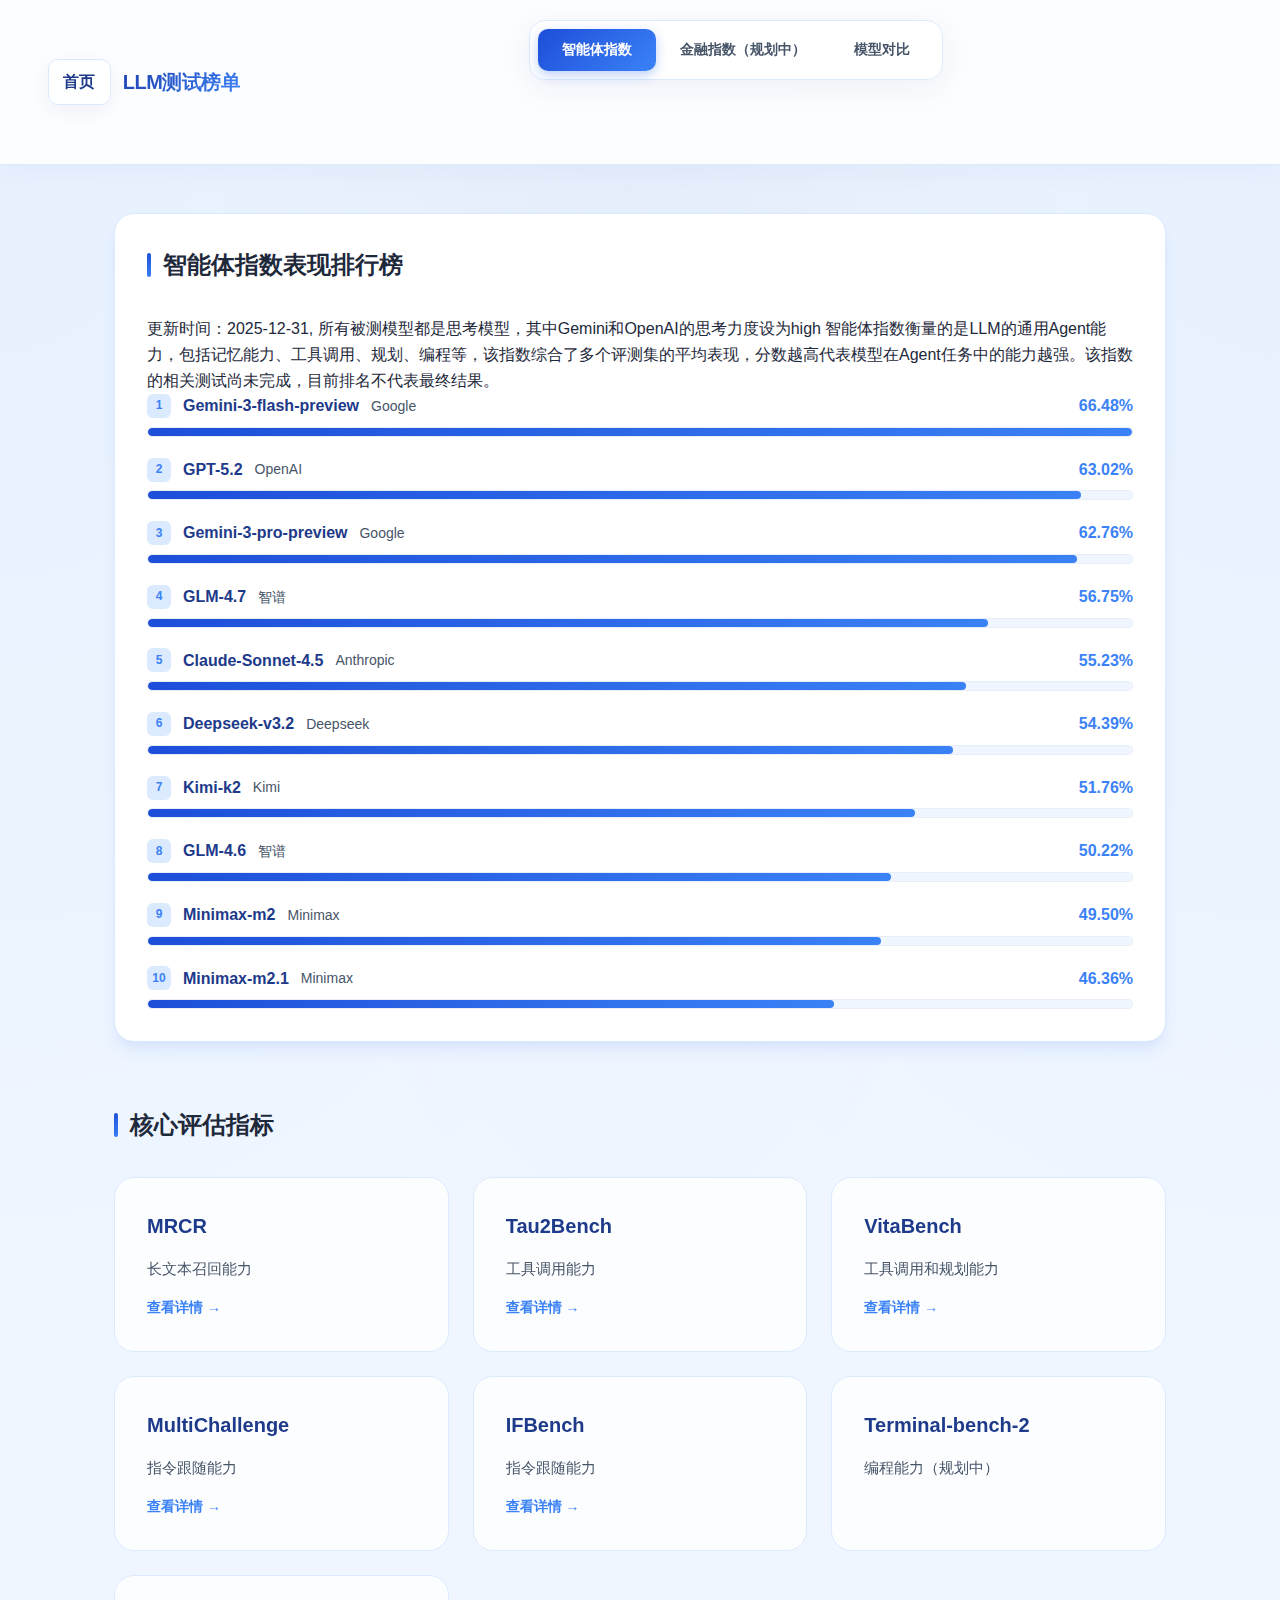
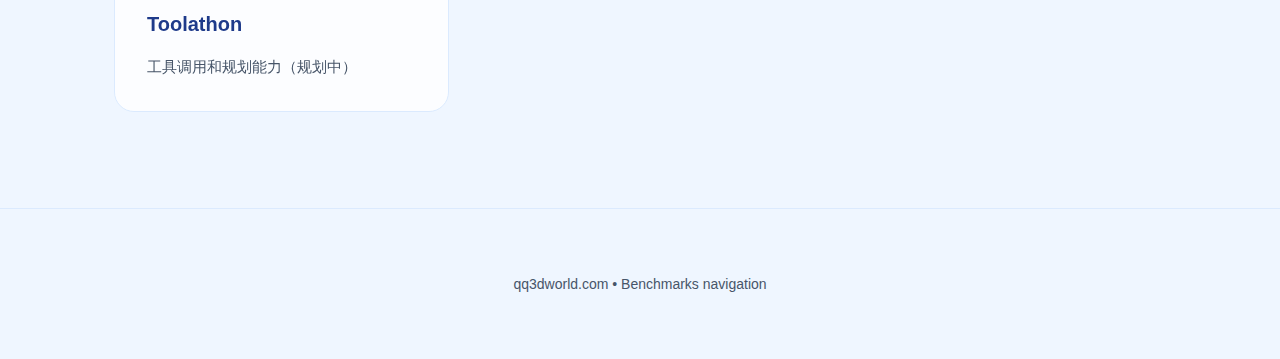
<file: index.html>
<!DOCTYPE html>
<html lang="en">
<head>
  <meta charset="UTF-8">
  <meta name="viewport" content="width=device-width, initial-scale=1.0">
  <title>LLM Benchmarks - qq3dworld.com</title>
  <link rel="stylesheet" href="./styles.css">
</head>
<body>
  <header>
    <div class="header-left">
      <a class="home-link" href="./index.html">首页</a>
      <h1>LLM测试榜单</h1>
    </div>
    <div class="tabs-container">
      <button class="tab-btn active" onclick="showTab('agentic')">智能体指数</button>
      <button class="tab-btn" onclick="showTab('finance')">金融指数（规划中）</button>
      <button class="tab-btn" onclick="showTab('comparison')">模型对比</button>
    </div>
  </header>
  <main>
    <!-- Agentic Index Tab -->
    <div id="agentic" class="tab-content active">
      <div class="leaderboard-card">
        <h3 class="section-title">智能体指数表现排行榜</h3>
        <div class="section-meta">
          <span class="meta-updated">更新时间：2025-12-31, 所有被测模型都是思考模型，其中Gemini和OpenAI的思考力度设为high</span>
          <span class="meta-desc">智能体指数衡量的是LLM的通用Agent能力，包括记忆能力、工具调用、规划、编程等，该指数综合了多个评测集的平均表现，分数越高代表模型在Agent任务中的能力越强。该指数的相关测试尚未完成，目前排名不代表最终结果。</span>
        </div>
        <div class="bars" id="agentic-bars"></div>
      </div>

      <h3 class="section-title">核心评估指标</h3>
      <div class="grid">
        <div class="tile">
          <strong>MRCR</strong>
          <span>长文本召回能力</span>
          <a href="./mrcr.html">查看详情 →</a>
        </div>
        <div class="tile">
          <strong>Tau2Bench</strong>
          <span>工具调用能力</span>
          <a href="./tau2bench.html">查看详情 →</a>
        </div>
        <div class="tile">
          <strong>VitaBench</strong>
          <span>工具调用和规划能力</span>
          <a href="./vitabench.html">查看详情 →</a>
        </div>
        <div class="tile">
          <strong>MultiChallenge</strong>
          <span>指令跟随能力</span>
          <a href="./multichallenge.html">查看详情 →</a>
        </div>
        <div class="tile">
          <strong>IFBench</strong>
          <span>指令跟随能力</span>
          <a href="./ifbench.html">查看详情 →</a>
        </div>
        <div class="tile">
          <strong>Terminal-bench-2</strong>
          <span>编程能力（规划中）</span>
        </div>
        <div class="tile">
          <strong>Toolathon</strong>
          <span>工具调用和规划能力（规划中）</span>
        </div>
      </div>
    </div>

    <!-- Comparison Tab -->
    <div id="comparison" class="tab-content">
      <div class="leaderboard-card">
        <h3 class="section-title">模型与评测集对比</h3>
        
        <div class="comparison-controls">
          <div class="control-group">
            <h4>选择模型</h4>
            <div class="custom-select" id="model-select-container">
              <div class="select-trigger" onclick="toggleDropdown(event, 'model-dropdown')">
                <div class="selected-tags" id="model-tags"></div>
                <span class="placeholder">点击搜索并选择模型...</span>
              </div>
              <div class="select-dropdown" id="model-dropdown">
                <input type="text" class="search-input" placeholder="搜索模型..." oninput="filterOptions('model', this.value)" onclick="event.stopPropagation()">
                <div id="model-options" class="options-list"></div>
              </div>
            </div>
          </div>
          <div class="control-group">
            <h4>选择评测集</h4>
            <div class="custom-select" id="benchmark-select-container">
              <div class="select-trigger" onclick="toggleDropdown(event, 'benchmark-dropdown')">
                <div class="selected-tags" id="benchmark-tags"></div>
                <span class="placeholder">点击搜索并选择评测集...</span>
              </div>
              <div class="select-dropdown" id="benchmark-dropdown">
                <input type="text" class="search-input" placeholder="搜索评测集..." oninput="filterOptions('benchmark', this.value)" onclick="event.stopPropagation()">
                <div id="benchmark-options" class="options-list"></div>
              </div>
            </div>
          </div>
        </div>

        <div class="comparison-table-container">
          <table id="comparison-table">
            <thead>
              <tr id="table-header">
                <!-- Headers will be injected here -->
              </tr>
            </thead>
            <tbody id="table-body">
              <!-- Body will be injected here -->
            </tbody>
          </table>
        </div>
      </div>
    </div>

    <!-- Finance Index Tab -->
    <div id="finance" class="tab-content">
      <div class="coming-soon-container">
        <h3>金融指数</h3>
        <p>面向金融领域的专业评估指标正在开发中。</p>
      </div>
    </div>

    <!-- E-commerce Index Tab -->
    <div id="ecommerce" class="tab-content">
      <div class="coming-soon-container">
        <h3>电商指数</h3>
        <p>面向电商场景的智能体评估指标正在开发中。</p>
      </div>
    </div>
  </main>
  <footer>
    <span>qq3dworld.com • Benchmarks navigation</span>
  </footer>

  <script src="./data.js"></script>
  <script>
    function showTab(tabId) {
      // Update buttons
      document.querySelectorAll('.tab-btn').forEach(btn => {
        btn.classList.toggle('active', btn.getAttribute('onclick').includes(tabId));
      });
      // Update content
      document.querySelectorAll('.tab-content').forEach(content => {
        content.classList.toggle('active', content.id === tabId);
      });
    }

    document.addEventListener('DOMContentLoaded', () => {
      renderAgenticBars("agentic-bars");
      initComparison();
    });

    // Comparison Logic
    const selectedModels = new Set();
    const selectedBenchmarks = new Set();
    const MAX_SELECTION = 20;

    function initComparison() {
      models.slice(0, MAX_SELECTION).forEach(m => selectedModels.add(m.name));
      benchmarks.slice(0, MAX_SELECTION).forEach(b => selectedBenchmarks.add(b));

      renderSelectors();
      renderComparisonTable();

      // Close dropdowns when clicking outside
      document.addEventListener('click', (e) => {
        if (!e.target.closest('.custom-select')) {
          document.querySelectorAll('.select-dropdown').forEach(d => d.classList.remove('show'));
        }
      });
    }

    function toggleDropdown(event, id) {
      event.stopPropagation();
      const dropdown = document.getElementById(id);
      const isShow = dropdown.classList.contains('show');
      
      // Close all other dropdowns
      document.querySelectorAll('.select-dropdown').forEach(d => d.classList.remove('show'));
      
      if (!isShow) {
        dropdown.classList.add('show');
        dropdown.querySelector('.search-input').focus();
      }
    }

    function filterOptions(type, query) {
      renderOptions(type, query);
    }

    function renderSelectors() {
      renderTags('model');
      renderTags('benchmark');
      renderOptions('model');
      renderOptions('benchmark');
    }

    function renderTags(type) {
      const container = document.getElementById(`${type}-tags`);
      const placeholder = container.nextElementSibling;
      const set = type === 'model' ? selectedModels : selectedBenchmarks;
      
      if (set.size === 0) {
        container.innerHTML = '';
        placeholder.style.display = 'block';
        return;
      }

      placeholder.style.display = 'none';
      container.innerHTML = Array.from(set).map(value => `
        <span class="tag">
          ${value}
          <span class="remove-tag" onclick="event.stopPropagation(); toggleSelection('${type}', '${value}')">&times;</span>
        </span>
      `).join('');
    }

    function renderOptions(type, query = '') {
      const container = document.getElementById(`${type}-options`);
      const set = type === 'model' ? selectedModels : selectedBenchmarks;
      const data = type === 'model' ? models.map(m => m.name) : benchmarks;
      
      const filtered = data.filter(item => 
        item.toLowerCase().includes(query.toLowerCase())
      );

      container.innerHTML = filtered.map(item => `
        <div class="option-item ${set.has(item) ? 'selected' : ''}" 
             onclick="toggleSelection('${type}', '${item}')">
          ${item}
        </div>
      `).join('');

      if (filtered.length === 0) {
        container.innerHTML = '<div style="padding: 1rem; color: var(--text-muted); text-align: center;">无匹配结果</div>';
      }
    }

    function toggleSelection(type, value) {
      const set = type === 'model' ? selectedModels : selectedBenchmarks;
      
      if (set.has(value)) {
        set.delete(value);
      } else {
        if (set.size >= MAX_SELECTION) {
          alert(`最多只能选择 ${MAX_SELECTION} 项`);
          return;
        }
        set.add(value);
      }
      
      renderTags(type);
      renderOptions(type, document.querySelector(`#${type}-dropdown .search-input`).value);
      renderComparisonTable();
    }

    function renderComparisonTable() {
      const thead = document.getElementById('table-header');
      const tbody = document.getElementById('table-body');
      
      const activeModels = models.filter(m => selectedModels.has(m.name));
      const activeBenchmarks = benchmarks.filter(b => selectedBenchmarks.has(b));

      thead.innerHTML = `
        <th>模型</th>
        ${activeBenchmarks.map(b => `<th>${b}</th>`).join('')}
      `;

      if (activeModels.length === 0) {
        tbody.innerHTML = `<tr><td colspan="${activeBenchmarks.length + 1}" style="text-align:center; padding: 2rem;">请选择至少一个模型</td></tr>`;
        return;
      }

      tbody.innerHTML = activeModels.map(m => `
        <tr>
          <td>
            <strong>${m.name}</strong>
            <div style="font-size: 0.8em; color: var(--text-muted);">${m.provider}</div>
          </td>
          ${activeBenchmarks.map(b => {
             const score = m.scores[b];
             return `<td class="score-cell">${formatPercent(score)}</td>`;
          }).join('')}
        </tr>
      `).join('');
    }
  </script>
</body>
</html>
</file>
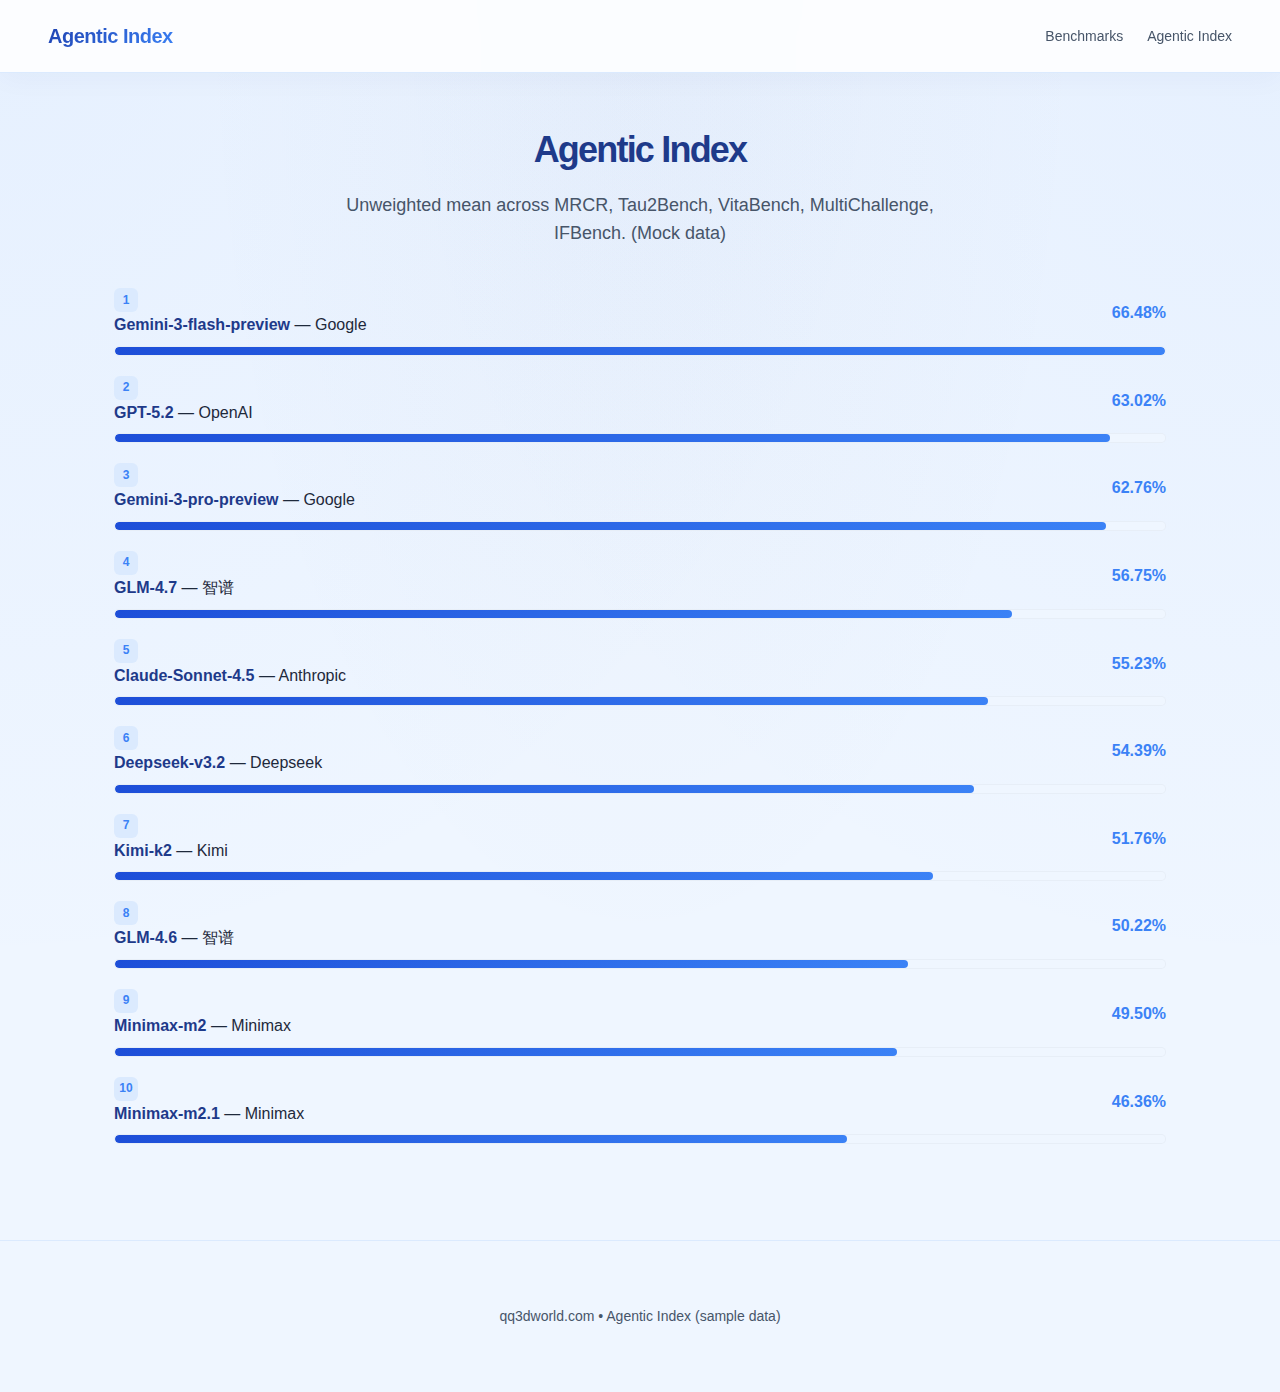
<file: agentic.html>
<!DOCTYPE html>
<html lang="en">
<head>
  <meta charset="UTF-8">
  <meta name="viewport" content="width=device-width, initial-scale=1.0">
  <title>Agentic Index - qq3dworld.com</title>
  <link rel="stylesheet" href="./styles.css">
</head>
<body>
  <header>
    <h1>Agentic Index</h1>
    <nav>
      <a href="./index.html">Benchmarks</a>
      <a href="./agentic.html">Agentic Index</a>
    </nav>
  </header>
  <main>
    <section class="card">
      <div class="intro">
        <h2>Agentic Index</h2>
        <p>Unweighted mean across MRCR, Tau2Bench, VitaBench, MultiChallenge, IFBench. (Mock data)</p>
      </div>
      <div class="bars" id="agentic-bars"></div>
    </section>
  </main>
  <footer>
    <span>qq3dworld.com • Agentic Index (sample data)</span>
  </footer>

  <script src="./data.js"></script>
  <script>
    const container = document.getElementById("agentic-bars");
    const averages = models.map(m => ({
      ...m,
      avg: benchmarks.reduce((sum, b) => sum + normalizeScore(m.scores[b]), 0) / benchmarks.length
    })).sort((a, b) => b.avg - a.avg);
    const maxAvg = Math.max(...averages.map(a => a.avg));

    averages.forEach((item, idx) => {
      const row = document.createElement("div");
      row.className = "bar-row";
      const width = maxAvg > 0 ? ((item.avg / maxAvg) * 100).toFixed(1) : 0;
      row.innerHTML = `
        <div class="bar-head">
          <span><span class="rank">${idx + 1}</span><span class="badge">${item.name}</span> — ${item.provider}</span>
          <span class="score">${formatPercent(item.avg)}</span>
        </div>
        <div class="bar-track">
          <div class="bar-fill" style="width:${width}%;"></div>
        </div>
      `;
      container.appendChild(row);
    });
  </script>
</body>
</html>
</file>
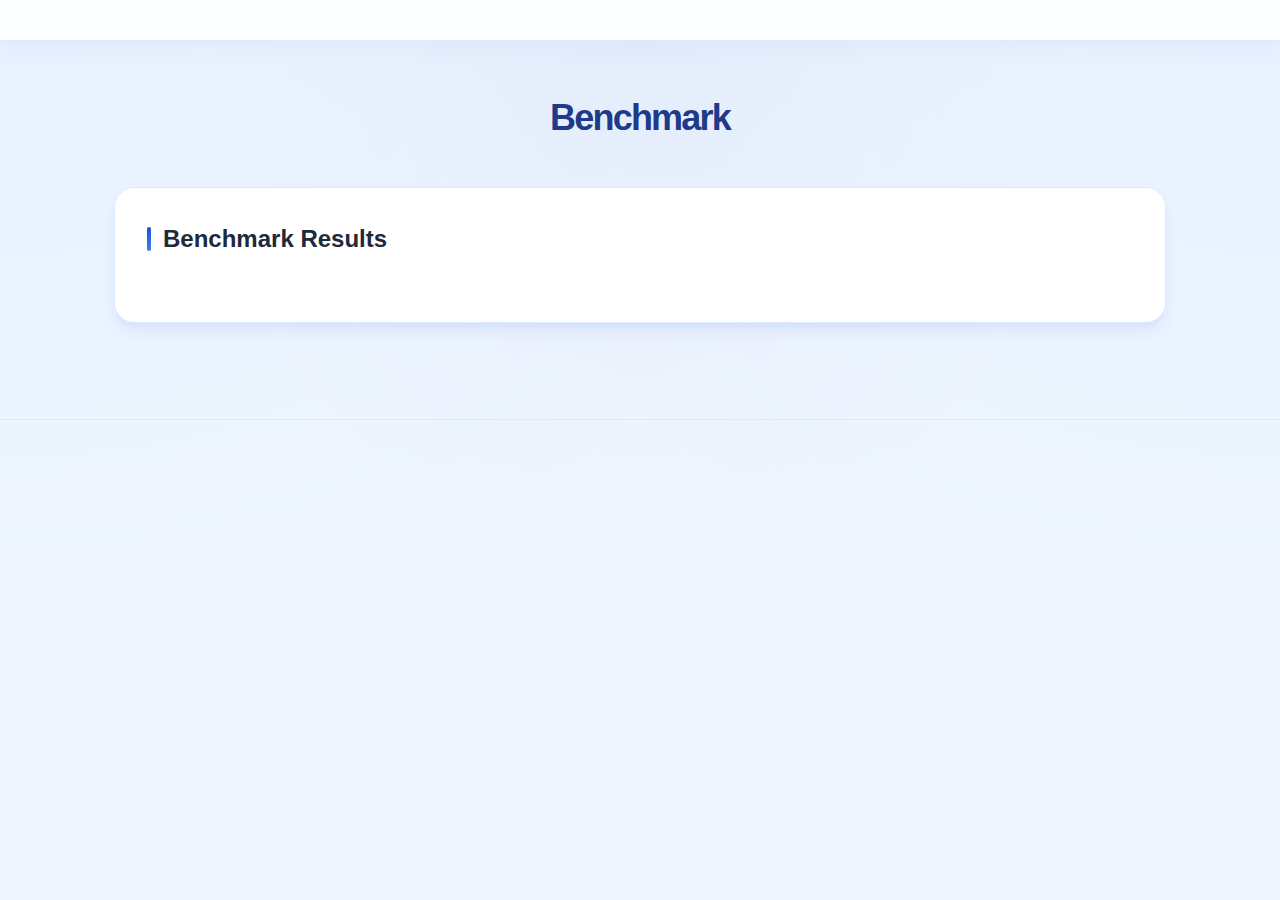
<file: benchmark.html>
<!DOCTYPE html>
<html lang="zh-CN">
<head>
  <meta charset="UTF-8">
  <meta name="viewport" content="width=device-width, initial-scale=1.0">
  <title>Benchmark - qq3dworld.com</title>
  <link rel="stylesheet" href="./styles.css">
</head>
<body>
  <header></header>
  <main>
    <div class="intro">
      <h2 id="benchmark-title">Benchmark</h2>
      <div class="header-buttons" id="benchmark-links"></div>
      <p id="benchmark-intro"></p>
    </div>

    <div class="leaderboard-card">
      <h3 class="section-title" id="benchmark-results-title">Benchmark Results</h3>
      <div class="bars" id="bars"></div>
    </div>
  </main>
  <footer></footer>

  <script src="./data.js"></script>
  <script src="./layout.js"></script>
  <script>
    const benchmarkPageMeta = {
      MRCR: {
        title: 'MRCR Benchmark',
        resultsTitle: 'Benchmark Results',
        intro: 'OpenAI MRCR将多个相似的“针”（比如关于不同动物的诗）插入到极长的对话历史中。模型不仅要找到信息，还必须区分信息的顺序。例如：“返回用户提到的第2个关于水豚的回复”。干扰项与目标信息来自同一分布，模型必须具备极高的注意力分配能力，在几十万甚至上百万token中保持记忆不产生偏移。',
        links: [
          { href: 'https://arxiv.org/pdf/2409.12640v2', label: '📄 Paper', className: 'header-btn arxiv-btn' },
          { href: 'https://huggingface.co/datasets/openai/mrcr', label: '🤗 Hugging Face', className: 'header-btn github-btn' }
        ]
      },
      Tau2Bench: {
        title: 'Tau2Bench Benchmark',
        resultsTitle: 'Benchmark Results',
        intro: '这是 Sierra 推出的 Tau-Bench 的进阶版。它模拟了真实世界的企业级场景（如电信、航空、零售）。LLM需要同时操作多个 API（如查询数据库、修改订单），并在用户意图模糊或发生变化时进行沟通和纠错，测试模型在复杂策略和逻辑链条下的工具调用能力。',
        links: [
          { href: 'https://arxiv.org/pdf/2506.07982', label: '📄 Paper', className: 'header-btn arxiv-btn' },
          { href: 'https://github.com/sierra-research/tau2-bench', label: '🐙 GitHub', className: 'header-btn github-btn' }
        ]
      },
      VitaBench: {
        title: 'VitaBench Benchmark',
        resultsTitle: 'Benchmark Results-综合任务子测试集',
        intro: '该测试集聚焦于外卖、餐饮、旅游真实生活场景，包含 66 个相互关联的工具。工具之间存在复杂的依赖关系，例如用户要求“定一个离我下午开会地点近的餐厅并预约打车”，这要求模型具备空间、时间推理以及多领域意图追踪能力。',
        links: [
          { href: 'https://arxiv.org/pdf/2509.26490', label: '📄 Paper', className: 'header-btn arxiv-btn' },
          { href: 'https://vitabench.github.io/', label: '🐙 GitHub', className: 'header-btn github-btn' }
        ]
      },
      MultiChallenge: {
        title: 'MultiChallenge Benchmark',
        resultsTitle: 'Benchmark Results',
        intro: '由 Scale AI 开发，旨在测试模型在长对话中整合隐晦用户信息的能力。能否根据用户连续的修改意见，准确更新之前的输出。',
        links: [
          { href: 'https://arxiv.org/pdf/2501.17399', label: '📄 Paper', className: 'header-btn arxiv-btn' },
          { href: 'https://github.com/ekwinox117/multi-challenge', label: '🐙 GitHub', className: 'header-btn github-btn' }
        ]
      },
      IFBench: {
        title: 'IFBench Benchmark',
        resultsTitle: 'Benchmark Results',
        intro: '这是针对 IFEval 容易“刷榜”而推出的更难的版本。它包含 58 个全新的、多样化的可验证约束。测试模型在处理从未见过的格式、字数控制、关键词排除等约束时的能力。不同于主观评分，IFbench侧重于可以用 Python 脚本自动检查的“硬指标”，反映了模型作为生产力工具时的可靠性。',
        links: [
          { href: 'https://arxiv.org/pdf/2507.02833', label: '📄 Paper', className: 'header-btn arxiv-btn' },
          { href: 'https://github.com/allenai/IFBench', label: '🐙 GitHub', className: 'header-btn github-btn' }
        ]
      },
      FACTS: {
        title: 'FACTS Benchmark',
        resultsTitle: 'Benchmark Results',
        intro: 'FACTS（Factual Accuracy and Trustworthiness Score）是由 Google DeepMind 和 Google Research 推出的一套旨在系统化评估大语言模型（LLM）事实准确性。FACTS 基准套件将“事实性”拆解为四个关键维度。我们选取了子集FACTS Parametric进行测试，考察模型在不联网的情况下，仅凭参数记忆回答事实性问题的能力',
        links: [
          { href: 'https://arxiv.org/pdf/2512.10791', label: '📄 Paper', className: 'header-btn arxiv-btn' },
          { href: 'https://www.kaggle.com/benchmarks/google/facts', label: '🐙 Kaggle', className: 'header-btn kaggle-btn' }
        ]
      }
    };

    function getQueryKey() {
      const params = new URLSearchParams(window.location.search);
      return (params.get('key') || '').trim();
    }

    function renderBenchmarkIntro(key) {
      const titleEl = document.getElementById('benchmark-title');
      const introEl = document.getElementById('benchmark-intro');
      const linksEl = document.getElementById('benchmark-links');
      const resultsTitleEl = document.getElementById('benchmark-results-title');

      const meta = benchmarkPageMeta[key];

      const fallbackTitle = key ? `${key} Benchmark` : 'Benchmark';
      document.title = `${key || 'Benchmark'} - qq3dworld.com`;

      if (titleEl) titleEl.textContent = meta?.title || fallbackTitle;
      if (resultsTitleEl) resultsTitleEl.textContent = meta?.resultsTitle || 'Benchmark Results';
      if (introEl) introEl.textContent = meta?.intro || (benchmarkDescriptions?.[key] ? benchmarkDescriptions[key] : '');

      if (linksEl) {
        const links = meta?.links || [];
        linksEl.innerHTML = links.map(l => `
          <a href="${l.href}" target="_blank" class="${l.className}">${l.label}</a>
        `).join('');
      }
    }

    document.addEventListener("DOMContentLoaded", async () => {
      const key = getQueryKey();
      await ensureDataLoaded();
      renderBenchmarkIntro(key);
      injectLayout();

      if (!key) return;
      await renderBenchmarkBars("bars", key);
    });
  </script>
</body>
</html>
</file>
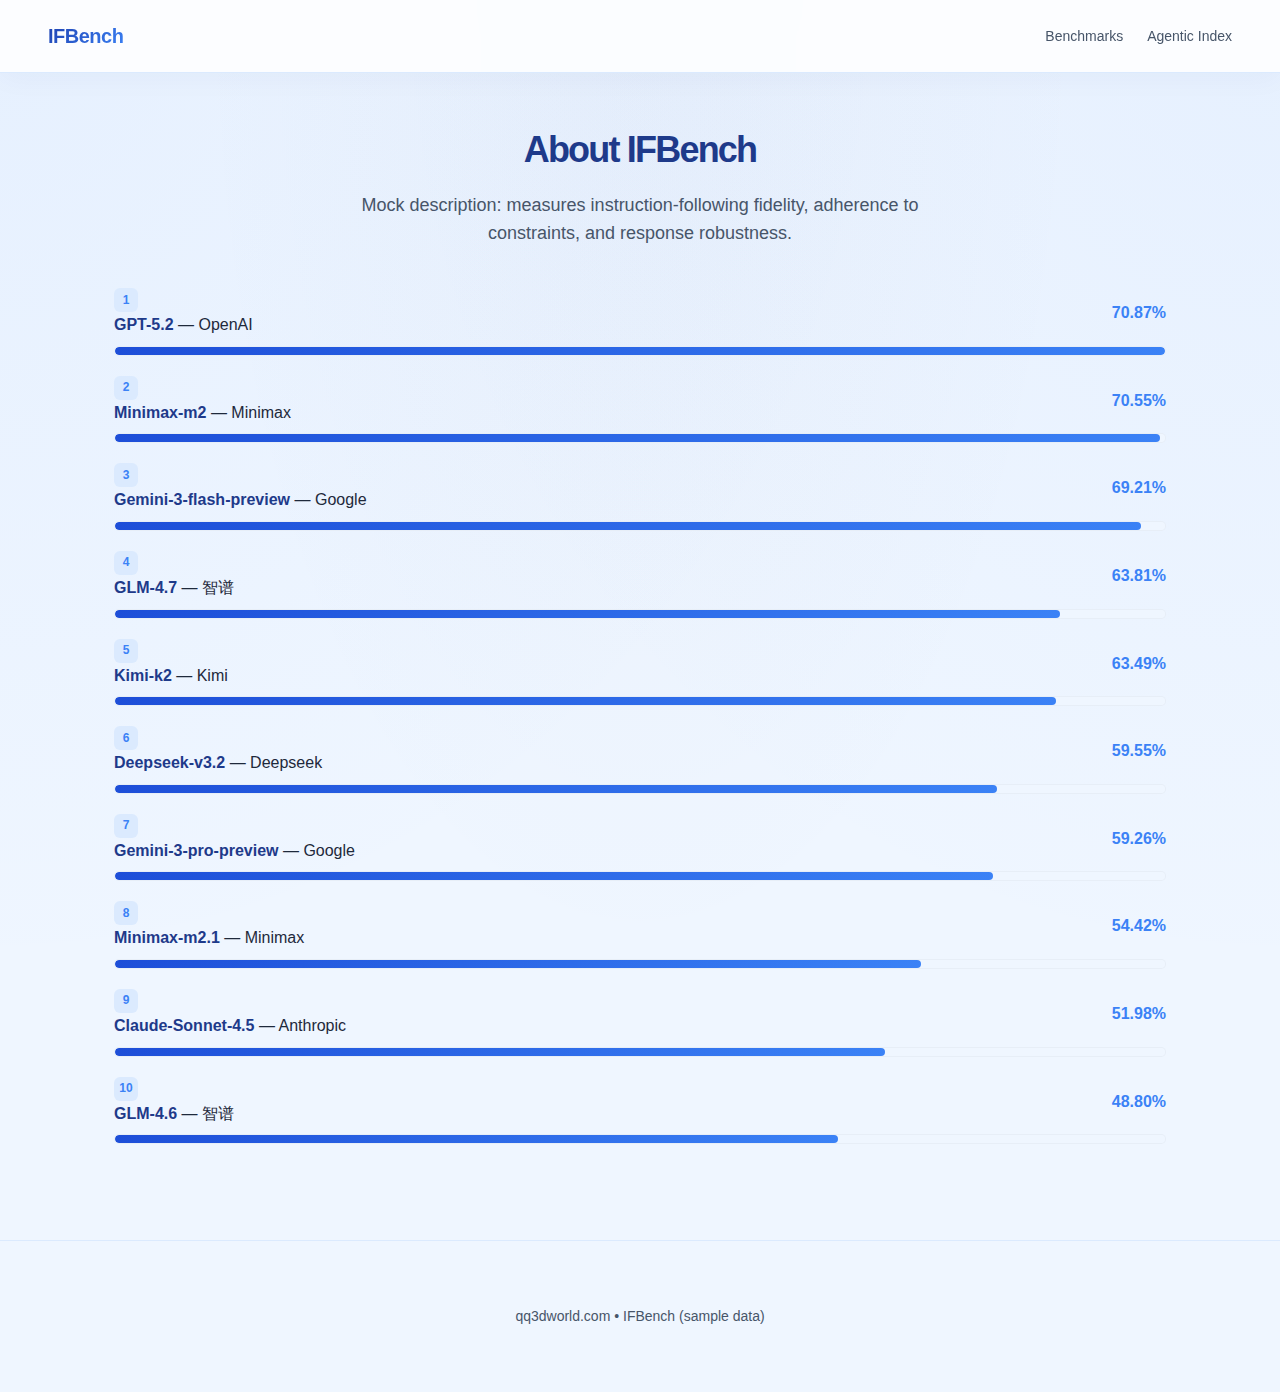
<file: ifbench.html>
<!DOCTYPE html>
<html lang="en">
<head>
  <meta charset="UTF-8">
  <meta name="viewport" content="width=device-width, initial-scale=1.0">
  <title>IFBench - qq3dworld.com</title>
  <link rel="stylesheet" href="./styles.css">
</head>
<body>
  <header>
    <h1>IFBench</h1>
    <nav>
      <a href="./index.html">Benchmarks</a>
      <a href="./agentic.html">Agentic Index</a>
    </nav>
  </header>
  <main>
    <section class="card">
      <div class="intro">
        <h2>About IFBench</h2>
        <p>Mock description: measures instruction-following fidelity, adherence to constraints, and response robustness.</p>
      </div>
      <div class="bars" id="bars"></div>
    </section>
  </main>
  <footer>
    <span>qq3dworld.com • IFBench (sample data)</span>
  </footer>

  <script src="./data.js"></script>
  <script>
    const key = "IFBench";
    const dataset = models.map(m => ({
      name: m.name,
      provider: m.provider,
      score: normalizeScore(m.scores[key])
    })).sort((a, b) => b.score - a.score);
    const container = document.getElementById("bars");
    const maxScore = Math.max(...dataset.map(m => m.score));

    dataset.forEach((item, idx) => {
      const row = document.createElement("div");
      row.className = "bar-row";
      const width = maxScore > 0 ? ((item.score / maxScore) * 100).toFixed(1) : 0;
      row.innerHTML = `
        <div class="bar-head">
          <span><span class="rank">${idx + 1}</span><span class="badge">${item.name}</span> — ${item.provider}</span>
          <span class="score">${formatPercent(item.score)}</span>
        </div>
        <div class="bar-track">
          <div class="bar-fill" style="width:${width}%;"></div>
        </div>
      `;
      container.appendChild(row);
    });
  </script>
</body>
</html>
</file>
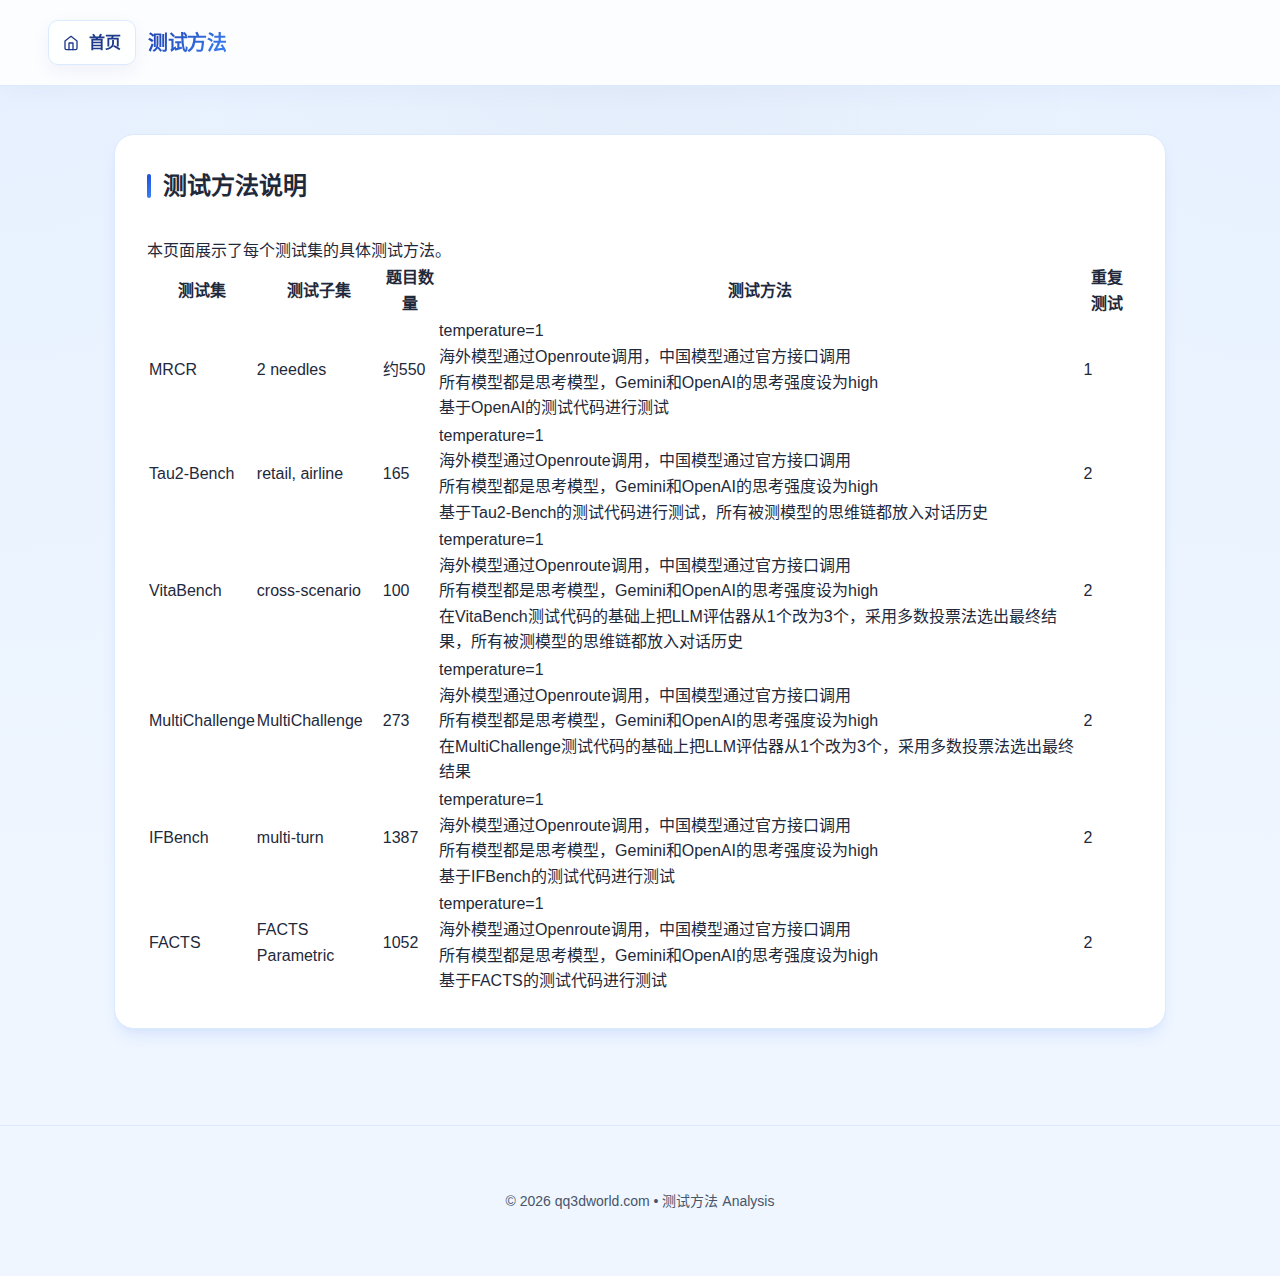
<file: methods.html>
<!DOCTYPE html>
<html lang="zh-CN">
<head>
  <meta charset="UTF-8">
  <meta name="viewport" content="width=device-width, initial-scale=1.0">
  <title>测试方法 - LLM Benchmarks</title>
  <link rel="stylesheet" href="./styles.css">
</head>
<body>
  <header></header>
  <main>
    <div class="leaderboard-card">
      <h3 class="section-title">测试方法说明</h3>
      <div class="section-meta">
        <span class="meta-desc">本页面展示了每个测试集的具体测试方法。</span>
      </div>
      
      <table class="methods-table">
        <thead>
          <tr>
            <th>测试集</th>
            <th>测试子集</th>
            <th>题目数量</th>
            <th>测试方法</th>
            <th>重复测试</th>
          </tr>
        </thead>
        <tbody id="methods-body">
          <tr>
            <td>MRCR</td>
            <td>2 needles</td>
            <td>约550</td>
            <td>
              temperature=1<br>
              海外模型通过Openroute调用，中国模型通过官方接口调用<br>
              所有模型都是思考模型，Gemini和OpenAI的思考强度设为high<br>
              基于OpenAI的测试代码进行测试
            </td>
            <td>1</td>
          </tr>
          <tr>
            <td>Tau2-Bench</td>
            <td>retail, airline</td>
            <td>165</td>
            <td>
              temperature=1<br>
              海外模型通过Openroute调用，中国模型通过官方接口调用<br>
              所有模型都是思考模型，Gemini和OpenAI的思考强度设为high<br>
              基于Tau2-Bench的测试代码进行测试，所有被测模型的思维链都放入对话历史
            </td>
            <td>2</td>
          </tr>
           <tr>
            <td>VitaBench</td>
            <td>cross-scenario</td>
            <td>100</td>
            <td>
              temperature=1<br>
              海外模型通过Openroute调用，中国模型通过官方接口调用<br>
              所有模型都是思考模型，Gemini和OpenAI的思考强度设为high<br>
              在VitaBench测试代码的基础上把LLM评估器从1个改为3个，采用多数投票法选出最终结果，所有被测模型的思维链都放入对话历史
            </td>
            <td>2</td>
          </tr>
          <tr>
            <td>MultiChallenge</td>
            <td>MultiChallenge</td>
            <td>273</td>
            <td>
              temperature=1<br>
              海外模型通过Openroute调用，中国模型通过官方接口调用<br>
              所有模型都是思考模型，Gemini和OpenAI的思考强度设为high<br>
              在MultiChallenge测试代码的基础上把LLM评估器从1个改为3个，采用多数投票法选出最终结果
            </td>
            <td>2</td>
          </tr>
          <tr>
            <td>IFBench</td>
            <td>multi-turn</td>
            <td>1387</td>
            <td>
              temperature=1<br>
              海外模型通过Openroute调用，中国模型通过官方接口调用<br>
              所有模型都是思考模型，Gemini和OpenAI的思考强度设为high<br>
              基于IFBench的测试代码进行测试
            </td>
            <td>2</td>
          </tr>
          <tr>
            <td>FACTS</td>
            <td>FACTS Parametric</td>
            <td>1052</td>
            <td>
              temperature=1<br>
              海外模型通过Openroute调用，中国模型通过官方接口调用<br>
              所有模型都是思考模型，Gemini和OpenAI的思考强度设为high<br>
              基于FACTS的测试代码进行测试
            </td>
            <td>2</td>
          </tr>
        </tbody>
      </table>
    </div>
  </main>
  <footer></footer>
  <script src="./layout.js"></script>
  <script>
    // Initialize layout
    document.addEventListener('DOMContentLoaded', () => {
      injectLayout('subpage');
    });
  </script>
</body>
</html>
</file>
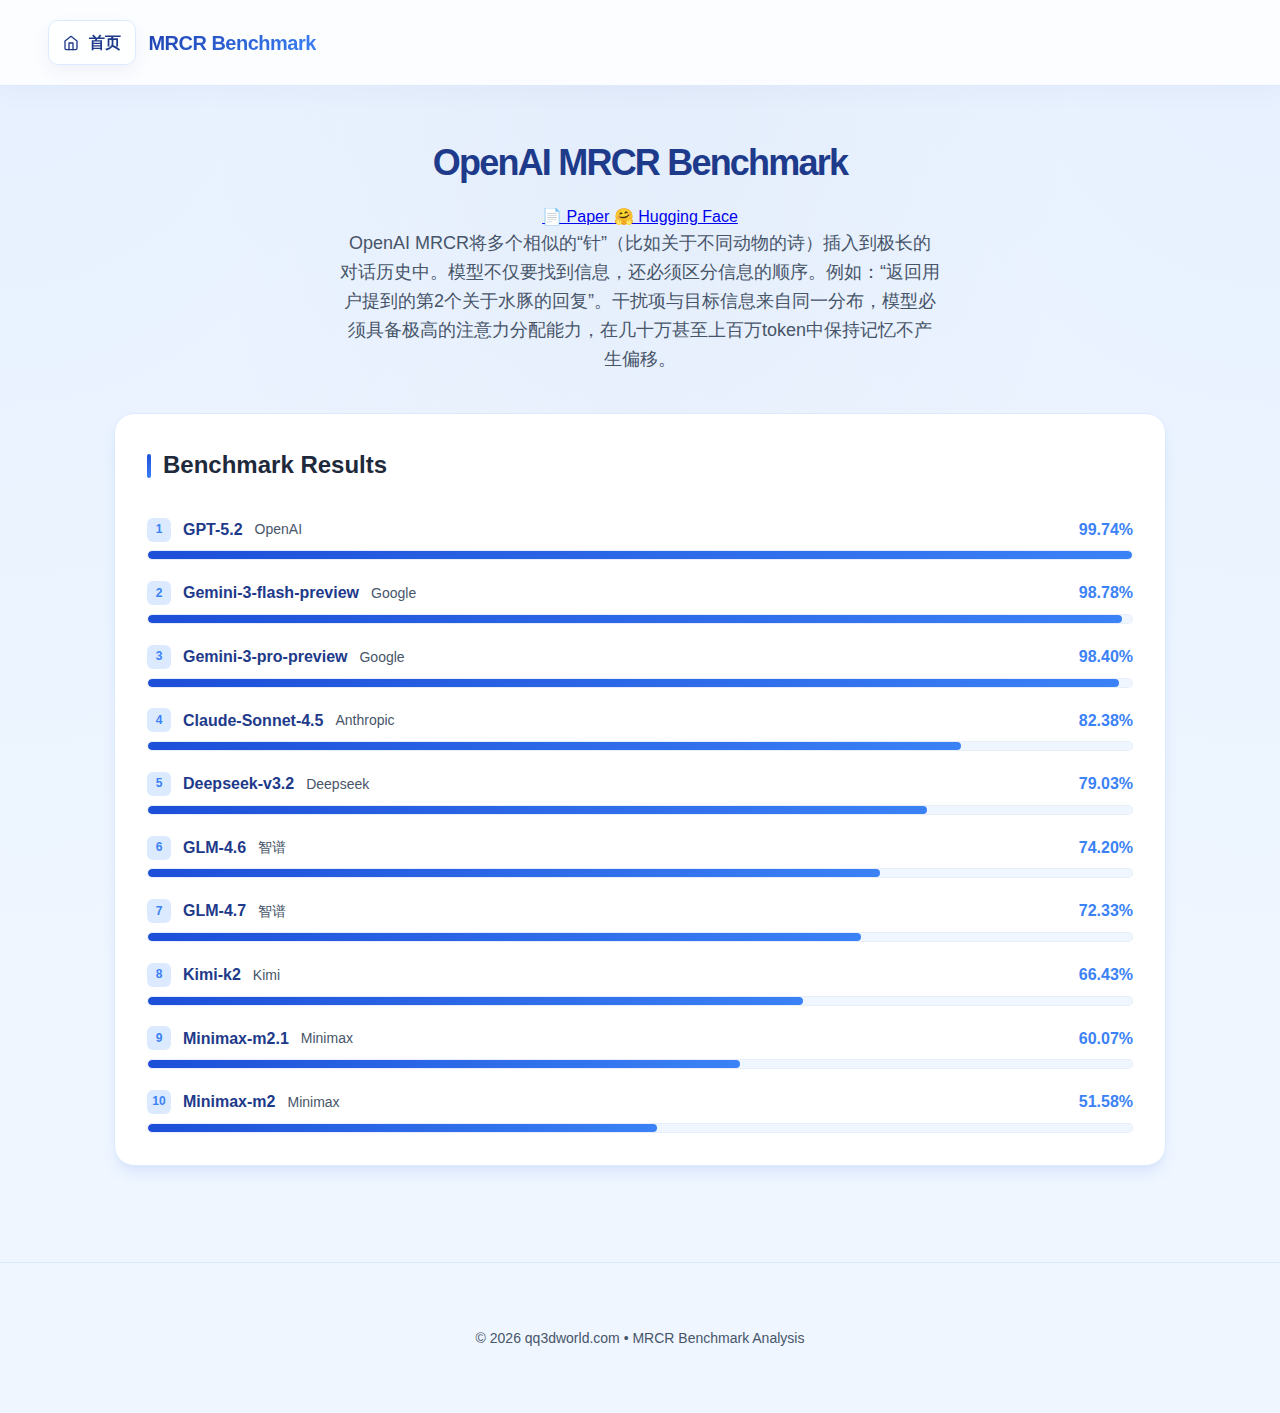
<file: mrcr.html>
<!DOCTYPE html>
<html lang="en">
<head>
  <meta charset="UTF-8">
  <meta name="viewport" content="width=device-width, initial-scale=1.0">
  <title>MRCR Benchmark - qq3dworld.com</title>
  <link rel="stylesheet" href="./styles.css">
</head>
<body>
  <header></header>
  <main>
    <div class="intro">
      <h2>OpenAI MRCR Benchmark</h2>

      <div class="header-buttons">
        <a href="https://arxiv.org/pdf/2409.12640v2" target="_blank" class="header-btn arxiv-btn">
          📄 Paper
        </a>
        <a href="https://huggingface.co/datasets/openai/mrcr" target="_blank" class="header-btn github-btn">
          🤗 Hugging Face
        </a>
      </div>
      <p>OpenAI MRCR将多个相似的“针”（比如关于不同动物的诗）插入到极长的对话历史中。模型不仅要找到信息，还必须区分信息的顺序。例如：“返回用户提到的第2个关于水豚的回复”。干扰项与目标信息来自同一分布，模型必须具备极高的注意力分配能力，在几十万甚至上百万token中保持记忆不产生偏移。</p>
    </div>

    <div class="leaderboard-card">
      <h3 class="section-title">Benchmark Results</h3>
      <div class="bars" id="bars"></div>
    </div>
  </main>
  <footer></footer>

  <script src="./data.js"></script>
  <script src="./layout.js"></script>
  <script>
    document.addEventListener("DOMContentLoaded", () => {
      injectLayout();
      renderBenchmarkBars("bars", "MRCR");
    });
  </script>
</body>
</html>
</file>
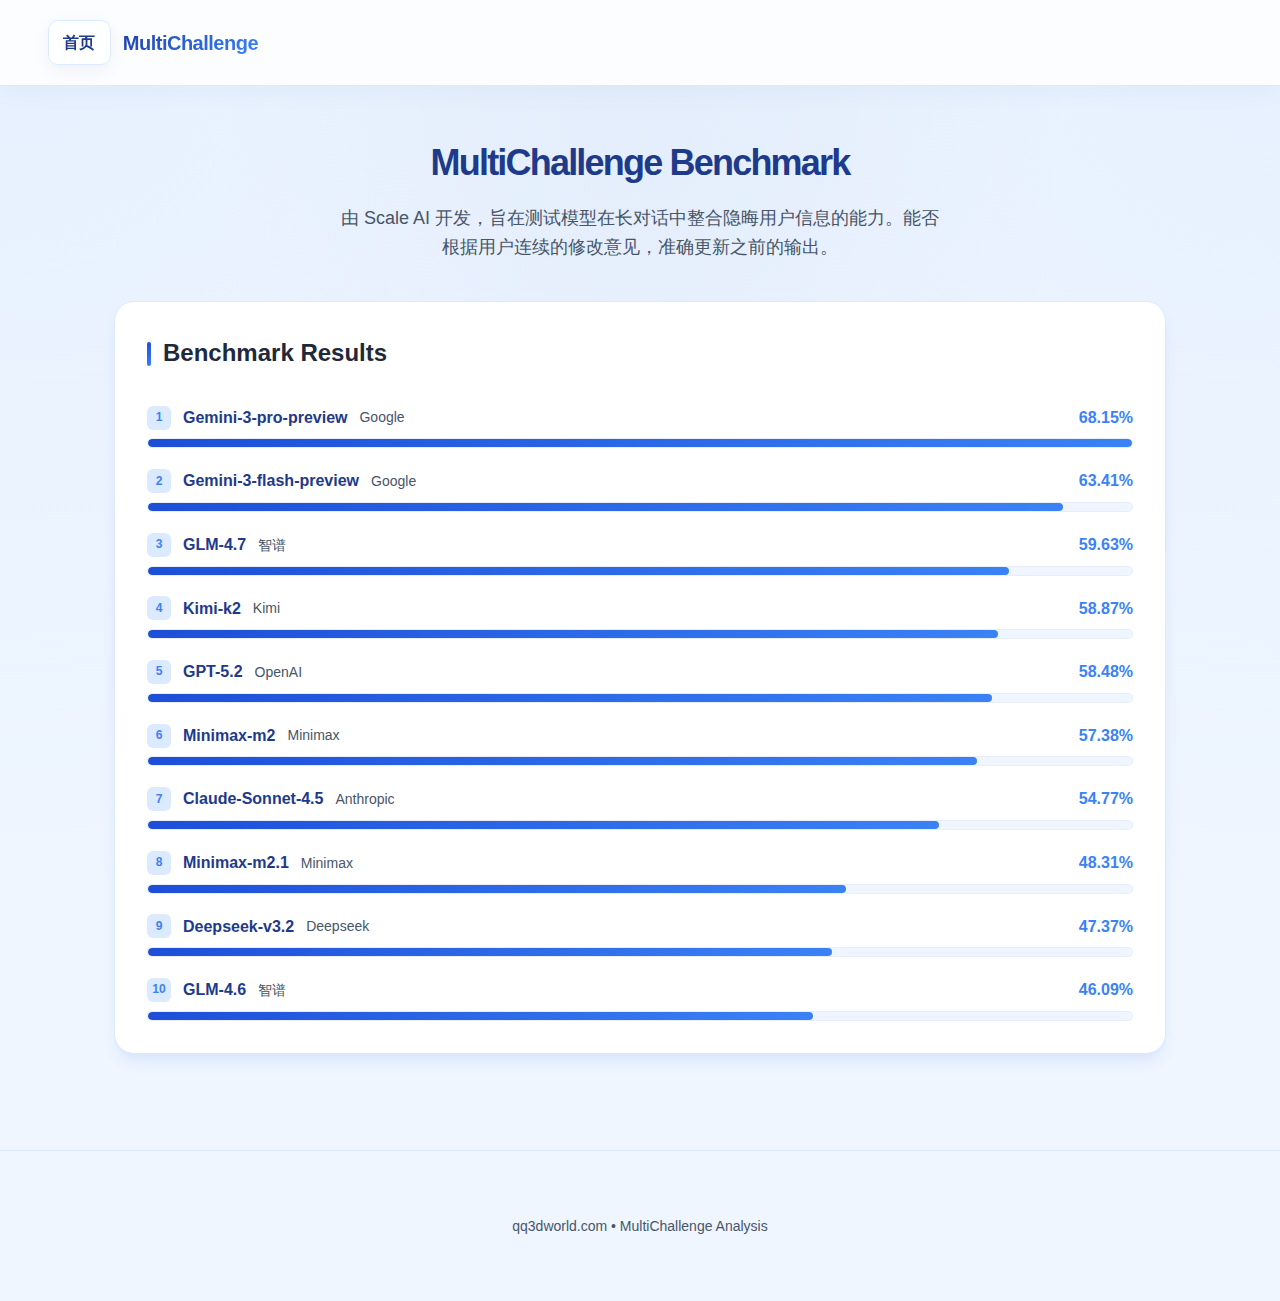
<file: multichallenge.html>
<!DOCTYPE html>
<html lang="en">
<head>
  <meta charset="UTF-8">
  <meta name="viewport" content="width=device-width, initial-scale=1.0">
  <title>MultiChallenge - qq3dworld.com</title>
  <link rel="stylesheet" href="./styles.css">
</head>
<body>
  <header>
    <div class="header-left">
      <a class="home-link" href="./index.html">首页</a>
      <h1>MultiChallenge</h1>
    </div>
  </header>
  <main>
    <div class="intro">
      <h2>MultiChallenge Benchmark</h2>
      <p>由 Scale AI 开发，旨在测试模型在长对话中整合隐晦用户信息的能力。能否根据用户连续的修改意见，准确更新之前的输出。</p>
    </div>

    <div class="leaderboard-card">
      <h3 class="section-title">Benchmark Results</h3>
      <div class="bars" id="bars"></div>
    </div>
  </main>
  <footer>
    <span>qq3dworld.com • MultiChallenge Analysis</span>
  </footer>

  <script src="./data.js"></script>
  <script>
    document.addEventListener("DOMContentLoaded", () => {
      renderBenchmarkBars("bars", "MultiChallenge");
    });
  </script>
</body>
</html>
</file>
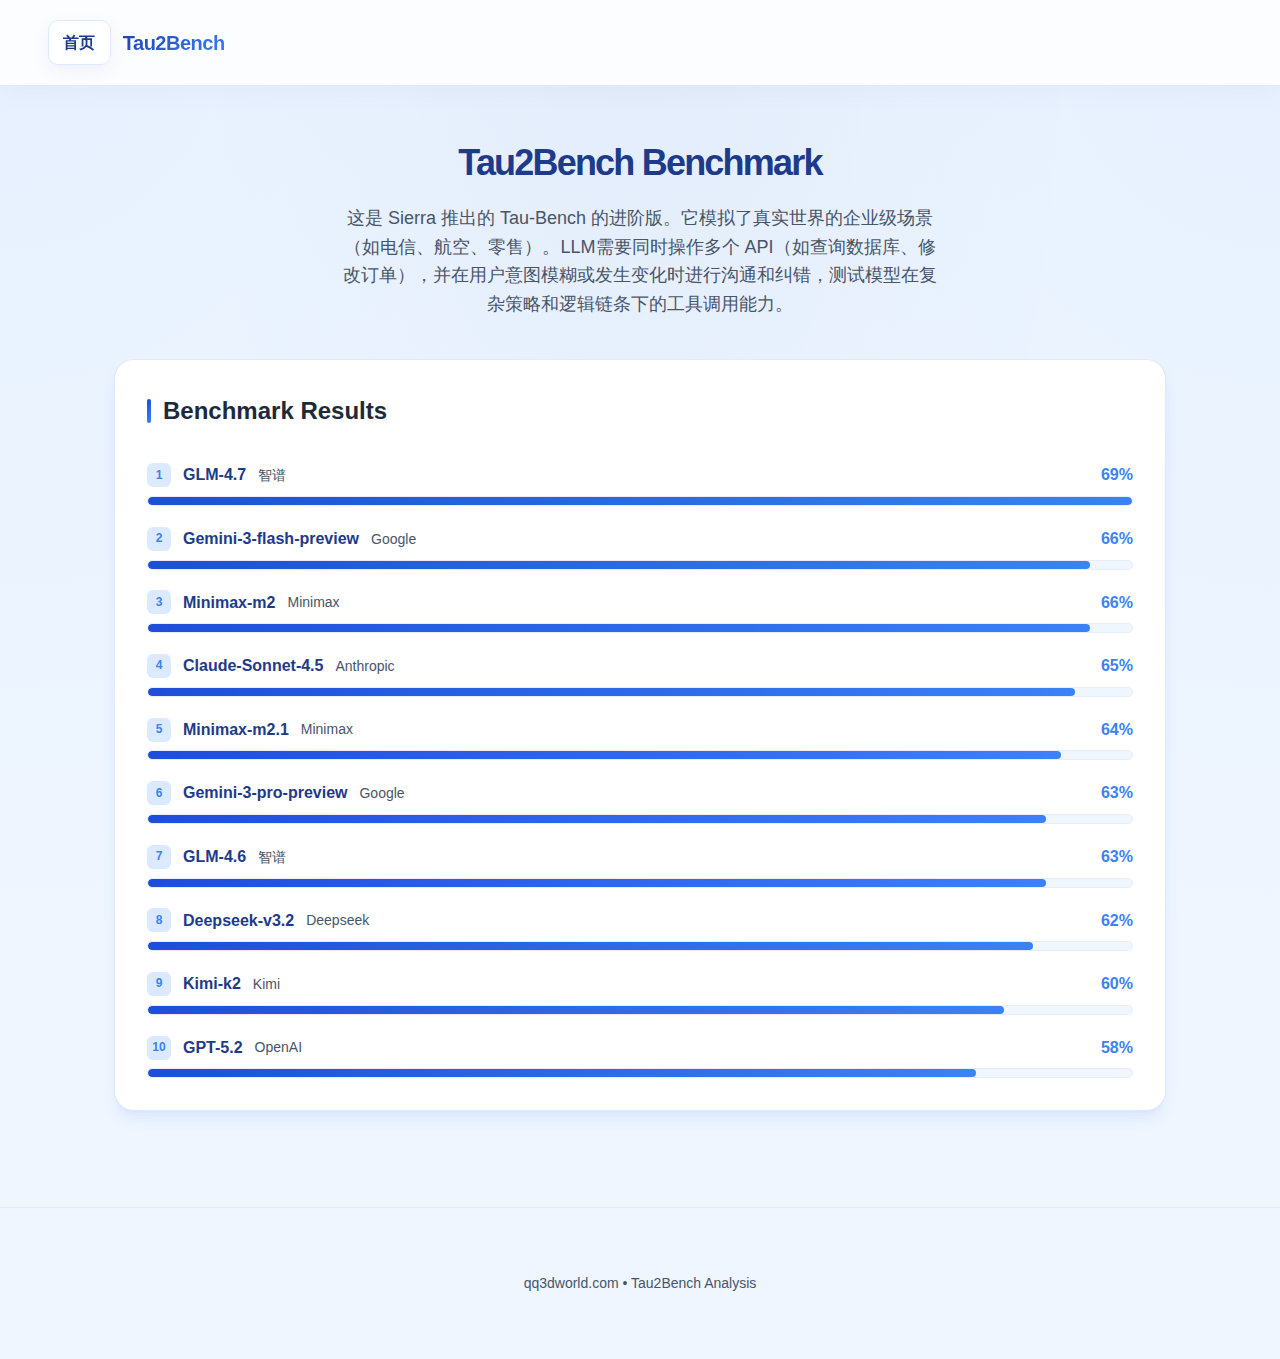
<file: tau2bench.html>
<!DOCTYPE html>
<html lang="en">
<head>
  <meta charset="UTF-8">
  <meta name="viewport" content="width=device-width, initial-scale=1.0">
  <title>Tau2Bench - qq3dworld.com</title>
  <link rel="stylesheet" href="./styles.css">
</head>
<body>
  <header>
    <div class="header-left">
      <a class="home-link" href="./index.html">首页</a>
      <h1>Tau2Bench</h1>
    </div>
  </header>
  <main>
    <div class="intro">
      <h2>Tau2Bench Benchmark</h2>
      <p>这是 Sierra 推出的 Tau-Bench 的进阶版。它模拟了真实世界的企业级场景（如电信、航空、零售）。LLM需要同时操作多个 API（如查询数据库、修改订单），并在用户意图模糊或发生变化时进行沟通和纠错，测试模型在复杂策略和逻辑链条下的工具调用能力。</p>
    </div>

    <div class="leaderboard-card">
      <h3 class="section-title">Benchmark Results</h3>
      <div class="bars" id="bars"></div>
    </div>
  </main>
  <footer>
    <span>qq3dworld.com • Tau2Bench Analysis</span>
  </footer>

  <script src="./data.js"></script>
  <script>
    document.addEventListener("DOMContentLoaded", () => {
      renderBenchmarkBars("bars", "Tau2Bench");
    });
  </script>
</body>
</html>
</file>
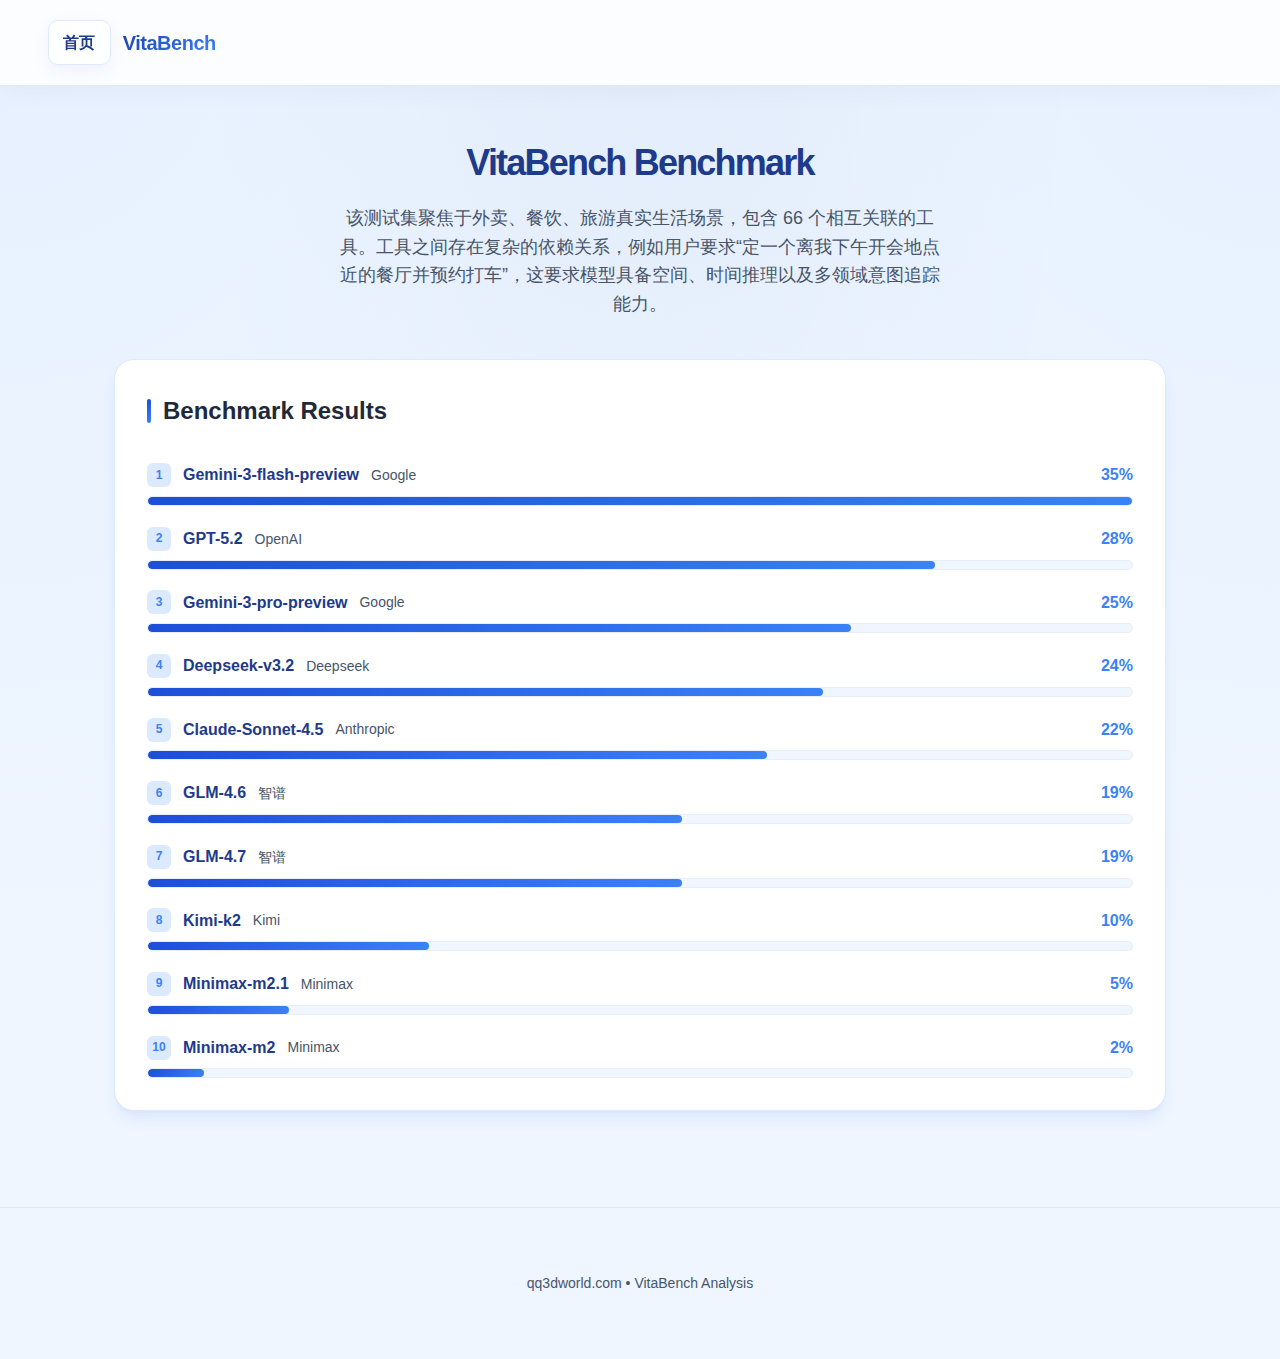
<file: vitabench.html>
<!DOCTYPE html>
<html lang="en">
<head>
  <meta charset="UTF-8">
  <meta name="viewport" content="width=device-width, initial-scale=1.0">
  <title>VitaBench - qq3dworld.com</title>
  <link rel="stylesheet" href="./styles.css">
</head>
<body>
  <header>
    <div class="header-left">
      <a class="home-link" href="./index.html">首页</a>
      <h1>VitaBench</h1>
    </div>
  </header>
  <main>
    <div class="intro">
      <h2>VitaBench Benchmark</h2>
      <p>该测试集聚焦于外卖、餐饮、旅游真实生活场景，包含 66 个相互关联的工具。工具之间存在复杂的依赖关系，例如用户要求“定一个离我下午开会地点近的餐厅并预约打车”，这要求模型具备空间、时间推理以及多领域意图追踪能力。</p>
    </div>

    <div class="leaderboard-card">
      <h3 class="section-title">Benchmark Results</h3>
      <div class="bars" id="bars"></div>
    </div>
  </main>
  <footer>
    <span>qq3dworld.com • VitaBench Analysis</span>
  </footer>

  <script src="./data.js"></script>
  <script>
    document.addEventListener("DOMContentLoaded", () => {
      renderBenchmarkBars("bars", "VitaBench");
    });
  </script>
</body>
</html>
</file>
<file: styles.css>
:root {
  --primary: #1e3a8a;
  --accent: #3b82f6;
  --accent-soft: #dbeafe;
  --accent-gradient: linear-gradient(135deg, #1d4ed8 0%, #3b82f6 100%);
  --bg-subtle: #eff6ff;
  --bg-card: #ffffff;
  --text-main: #1e293b;
  --text-muted: #475569;
  --border: #dbeafe;
  --border-strong: #bfdbfe;
  --shadow-sm: 0 1px 2px 0 rgb(0 0 0 / 0.05);
  --shadow-md: 0 4px 6px -1px rgb(0 0 0 / 0.1), 0 2px 4px -2px rgb(0 0 0 / 0.1);
  --shadow-lg: 0 10px 15px -3px rgba(37, 99, 235, 0.1), 0 4px 6px -4px rgba(37, 99, 235, 0.05);
  --radius: 12px;
}

* {
  box-sizing: border-box;
  margin: 0;
  padding: 0;
}

body {
  font-family: 'Inter', -apple-system, BlinkMacSystemFont, "Segoe UI", Roboto, sans-serif;
  background-color: var(--bg-subtle);
  background-image: 
    radial-gradient(at 0% 0%, rgba(59, 130, 246, 0.05) 0, transparent 50%), 
    radial-gradient(at 50% 0%, rgba(30, 58, 138, 0.03) 0, transparent 50%),
    radial-gradient(at 100% 0%, rgba(59, 130, 246, 0.05) 0, transparent 50%);
  color: var(--text-main);
  line-height: 1.6;
  -webkit-font-smoothing: antialiased;
  min-height: 100vh;
}

header {
  background: rgba(255, 255, 255, 0.85);
  backdrop-filter: blur(16px);
  border-bottom: 1px solid var(--border);
  padding: 1.25rem 3rem;
  position: sticky;
  top: 0;
  z-index: 100;
  display: flex;
  justify-content: space-between;
  align-items: center;
  box-shadow: 0 4px 30px rgba(30, 58, 138, 0.04);
}

.header-left {
  display: flex;
  align-items: center;
  gap: 0.75rem;
}

.home-link {
  display: inline-flex;
  align-items: center;
  gap: 0.35rem;
  padding: 0.55rem 0.9rem;
  border-radius: 10px;
  border: 1px solid var(--border);
  background: rgba(255, 255, 255, 0.7);
  color: var(--primary);
  font-weight: 600;
  text-decoration: none;
  box-shadow: 0 6px 18px rgba(30, 58, 138, 0.06);
  transition: all 0.2s ease;
}

.home-link:hover {
  border-color: var(--border-strong);
  color: #0f172a;
  transform: translateY(-1px);
  box-shadow: 0 10px 24px rgba(30, 58, 138, 0.12);
}

header h1 {
  font-size: 1.25rem;
  font-weight: 800;
  letter-spacing: -0.025em;
  background: linear-gradient(135deg, #1e40af 0%, #3b82f6 100%);
  -webkit-background-clip: text;
  background-clip: text;
  -webkit-text-fill-color: transparent;
}

nav {
  display: flex;
  gap: 1.5rem;
}

nav a {
  text-decoration: none;
  color: var(--text-muted);
  font-size: 0.875rem;
  font-weight: 500;
  transition: color 0.2s;
}

nav a:hover {
  color: var(--accent);
}

main {
  max-width: 1100px;
  margin: 3rem auto;
  padding: 0 1.5rem;
}

.intro {
  margin-bottom: 2.5rem;
  text-align: center;
}

.intro h2 {
  font-size: 2.25rem;
  font-weight: 800;
  letter-spacing: -0.05em;
  margin-bottom: 0.75rem;
  color: var(--primary);
}

.intro p {
  color: var(--text-muted);
  font-size: 1.125rem;
  max-width: 600px;
  margin: 0 auto;
}

.tabs-container {
  background: rgba(255, 255, 255, 0.7);
  backdrop-filter: blur(8px);
  padding: 0.5rem;
  border-radius: 16px;
  border: 1px solid var(--border);
  box-shadow: 0 8px 32px rgba(30, 58, 138, 0.06);
  display: flex;
  justify-content: center;
  margin-bottom: 4rem;
  width: fit-content;
  margin-left: auto;
  margin-right: auto;
}

.tab-btn {
  padding: 0.75rem 1.5rem;
  font-size: 0.875rem;
  font-weight: 600;
  border: none;
  background: transparent;
  color: var(--text-muted);
  cursor: pointer;
  border-radius: 10px;
  transition: all 0.2s cubic-bezier(0.4, 0, 0.2, 1);
}

.tab-btn:hover {
  color: var(--primary);
}

.tab-btn.active {
  background: var(--accent-gradient);
  color: white;
  box-shadow: 0 4px 12px rgba(37, 99, 235, 0.3);
}

.tab-content {
  display: none;
  animation: fadeIn 0.4s ease-out;
}

.tab-content.active {
  display: block;
}

@keyframes fadeIn {
  from { opacity: 0; transform: translateY(10px); }
  to { opacity: 1; transform: translateY(0); }
}

.leaderboard-card {
  background: white;
  border-radius: 20px;
  border: 1px solid var(--border);
  box-shadow: var(--shadow-lg);
  padding: 2rem;
  margin-bottom: 4rem;
}

.bars {
  display: flex;
  flex-direction: column;
  gap: 1.25rem;
}

.bar-row {
  display: flex;
  flex-direction: column;
  gap: 0.5rem;
}

.bar-head {
  display: flex;
  justify-content: space-between;
  align-items: center;
}

.model-info {
  display: flex;
  align-items: center;
  gap: 0.75rem;
}

.rank {
  font-size: 0.75rem;
  font-weight: 700;
  color: var(--accent);
  background: var(--accent-soft);
  width: 24px;
  height: 24px;
  display: flex;
  align-items: center;
  justify-content: center;
  border-radius: 6px;
}

.badge {
  font-weight: 700;
  font-size: 1rem;
  color: var(--primary);
}

.provider {
  font-size: 0.875rem;
  color: var(--text-muted);
}

.score {
  font-weight: 800;
  color: var(--accent);
  font-size: 1rem;
}

.bar-track {
  height: 10px;
  background: var(--bg-subtle);
  border-radius: 5px;
  overflow: hidden;
  border: 1px solid rgba(0,0,0,0.03);
}

.bar-fill {
  height: 100%;
  background: var(--accent-gradient);
  border-radius: 5px;
  width: 0;
  transition: width 1s cubic-bezier(0.34, 1.56, 0.64, 1);
}

.section-title {
  font-size: 1.5rem;
  font-weight: 800;
  margin-bottom: 2rem;
  display: flex;
  align-items: center;
  gap: 0.75rem;
}

.section-title::before {
  content: '';
  width: 4px;
  height: 24px;
  background: var(--accent-gradient);
  border-radius: 2px;
}

.grid {
  display: grid;
  grid-template-columns: repeat(auto-fit, minmax(300px, 1fr));
  gap: 1.5rem;
}

.tile {
  background: rgba(255, 255, 255, 0.8);
  backdrop-filter: blur(4px);
  padding: 2rem;
  border-radius: 20px;
  border: 1px solid var(--border);
  transition: all 0.4s cubic-bezier(0.4, 0, 0.2, 1);
  display: flex;
  flex-direction: column;
  gap: 1rem;
}

.tile:hover {
  transform: translateY(-8px);
  box-shadow: 0 20px 40px rgba(37, 99, 235, 0.12);
  border-color: var(--accent);
  background: white;
}

.tile strong {
  font-size: 1.25rem;
  font-weight: 800;
  color: var(--primary);
}

.tile span {
  font-size: 0.95rem;
  color: var(--text-muted);
  line-height: 1.5;
}

.tile a {
  margin-top: auto;
  font-size: 0.875rem;
  font-weight: 700;
  color: var(--accent);
  text-decoration: none;
  display: flex;
  align-items: center;
  gap: 0.25rem;
}

.tile a:hover {
  text-decoration: underline;
}

.coming-soon-container {
  background: rgba(255, 255, 255, 0.5);
  border-radius: 24px;
  border: 2px dashed var(--border-strong);
  padding: 6rem 2rem;
  text-align: center;
  color: var(--text-muted);
}

.coming-soon-container h3 {
  color: var(--primary);
  margin-bottom: 1rem;
  font-size: 1.5rem;
  font-weight: 800;
}

footer {
  text-align: center;
  padding: 4rem 2rem;
  color: var(--text-muted);
  font-size: 0.875rem;
  border-top: 1px solid var(--border);
  margin-top: 6rem;
}

@media (max-width: 768px) {
  .intro h2 { font-size: 1.75rem; }
  header { padding: 1rem; }
  main { margin-top: 2rem; }
  .tabs-container { width: 100%; overflow-x: auto; justify-content: flex-start; }
}
</file>
